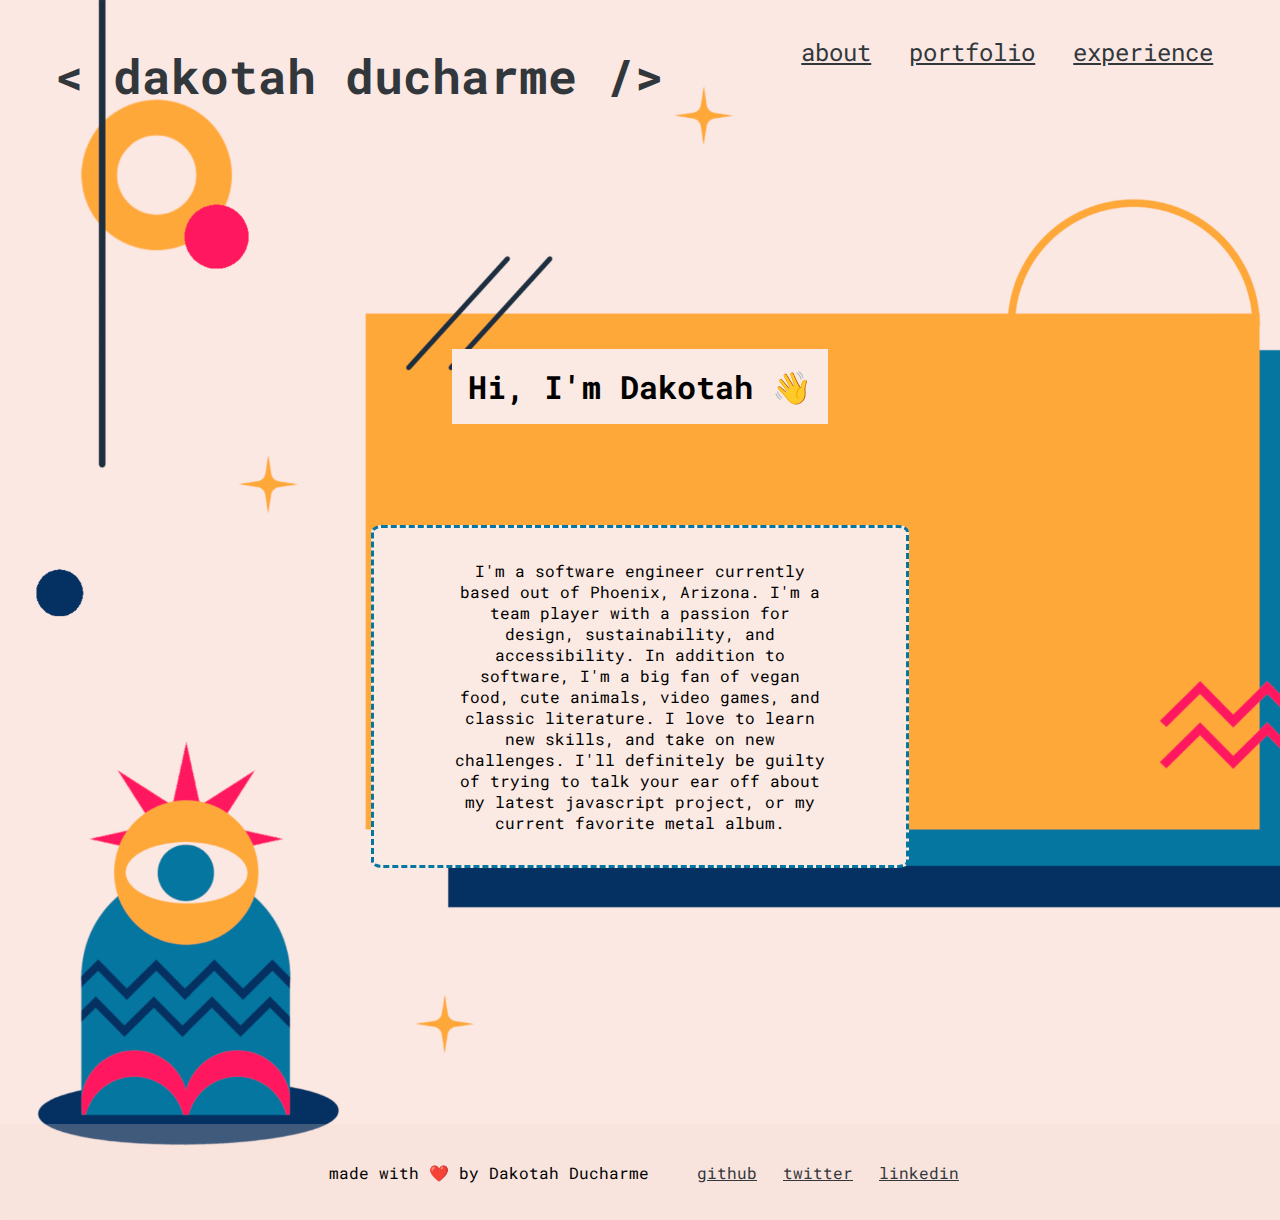
<file: index.html>
<!DOCTYPE html>
<html lang="en">
<head>
    <meta charset="UTF-8">
    <meta http-equiv="X-UA-Compatible" content="IE=edge">
    <meta name="viewport" content="width=device-width, initial-scale=1.0">
    <link rel="stylesheet" href="index.css" />
    <link rel="preconnect" href="https://fonts.googleapis.com">
    <link rel="preconnect" href="https://fonts.gstatic.com" crossorigin>
    <link href="https://fonts.googleapis.com/css2?family=Roboto+Mono&display=swap" rel="stylesheet">
    <link rel="stylesheet" href="https://cdnjs.cloudflare.com/ajax/libs/font-awesome/6.1.1/css/all.min.css" 
    integrity="sha512-KfkfwYDsLkIlwQp6LFnl8zNdLGxu9YAA1QvwINks4PhcElQSvqcyVLLD9aMhXd13uQjoXtEKNosOWaZqXgel0g==" 
    crossorigin="anonymous" referrerpolicy="no-referrer" />
    <title>Dakotah Ducharme</title>
</head>

<body>
    <nav>
        <h1 id="nav-h1"><a href="./index.html"> < dakotah ducharme /></a> </h1> 
        <ul>
            <li><a href="./about.html">about</a></li>
            <li><a href="./projects.html">portfolio</a></li>
            <li><a href="./experience.html">experience</a></li>
        </ul>
    </nav>
    <div id="index-container">
        <h1 id="name">Hi, I'm Dakotah 👋</h1>
        <div id="home">
            <p>
            I'm a software engineer currently based out of Phoenix, Arizona. I'm a team player with a passion for design,
            sustainability, and accessibility. In addition to software, I'm a big fan of vegan food, cute animals, 
            video games, and classic literature. I love to learn new skills, and take on new challenges. I'll
            definitely be guilty of trying to talk your ear off about my latest javascript project, or my current favorite metal album.
            </p>
        </div>
       
        <!-- <div class="bio">
             <p>
                Go into a room to decide you didn't want to be in there anyway
                Cough hairball on conveniently placed pants love me! meeeeouw for stare out the window. 
                Cough hairball on conveniently placed pants cat walks in keyboard. 
                Weigh eight pounds but take up a full-size bed paw your face to wake you up in the morning. 
                Meow all night one of these days i'm going to get that red dot, just you wait and see somehow manage to 
                catch a bird but have no idea what to do next, so play with it until it dies of shock, and murf pratt 
                </p>
        </div> -->
    </div>

    <footer>
        made with ❤️ by Dakotah Ducharme
        <ul>
            <li><a class="nav-link" href="https://github.com/dakotahducharme">github</a></li>
            <li><a href="https://twitter.com/jqueery">twitter</a></li>
            <li><a href="https://linkedin.com/in/devdbd/">linkedin</a></li>
        </ul>
    </footer>

</body>
</html>
</file>
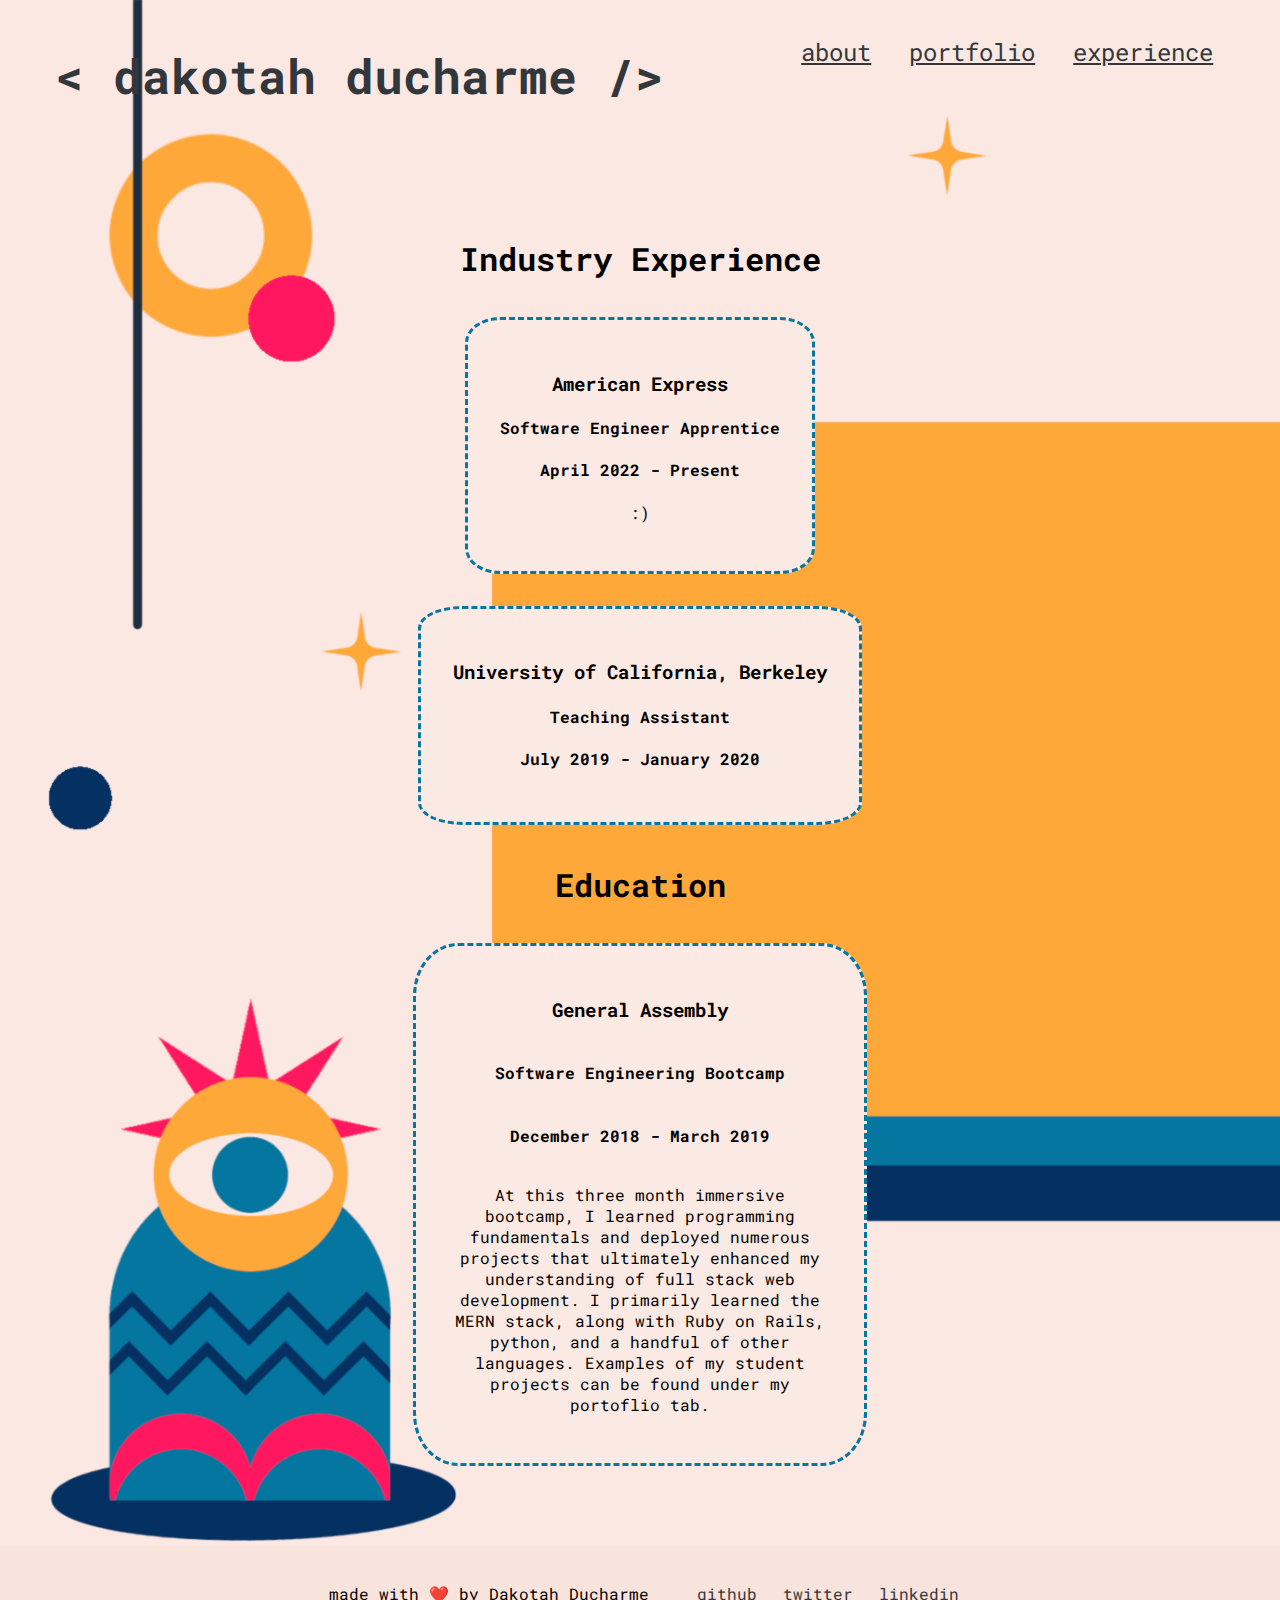
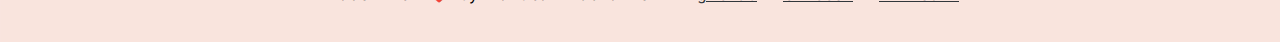
<file: experience.html>
<!DOCTYPE html>
<html lang="en">
<head>
    <meta charset="UTF-8">
    <meta http-equiv="X-UA-Compatible" content="IE=edge">
    <meta name="viewport" content="width=device-width, initial-scale=1.0">
    <link rel="stylesheet" href="index.css" />
    <link rel="preconnect" href="https://fonts.googleapis.com">
    <link rel="preconnect" href="https://fonts.gstatic.com" crossorigin>
    <link href="https://fonts.googleapis.com/css2?family=Roboto+Mono&display=swap" rel="stylesheet">
    <title>Dakotah Ducharme</title>
</head>

<body>
    <nav>
        <h1><a href="./index.html"> < dakotah ducharme /></a> </h1> 
        <ul>
            <li><a href="./about.html">about</a></li>
            <li><a href="./projects.html">portfolio</a></li>
            <li><a href="./experience.html">experience</a></li>
        </ul>
    </nav>
    <div class="container">
        <div id="prim-exp-container">
            <div id="exp-container">
                <h1>Industry Experience</h1>
                <div class="experience">
                    <h3>American Express</h3>
                    <h4>Software Engineer Apprentice</h4>
                    <h4>April 2022 - Present</h4>
                    <p>
                :)
                    </p>
                </div>
                <div class="experience">
                    <h3>University of California, Berkeley</h3>
                    <h4>Teaching Assistant</h4>
                    <h4>July 2019 - January 2020</h4>
                    <p>
                        
                    </p>
                </div>
            </div>

            <div id="edu-container">
                <h1>Education</h1>
                <div class="education">
                    <h3>General Assembly</h3>
                    <h4>Software Engineering Bootcamp</h4>
                    <h4>December 2018 - March 2019</h4>
                    <p>
                    At this three month immersive bootcamp, I learned programming fundamentals and deployed numerous
                    projects that ultimately enhanced my understanding of full stack web development. I primarily
                    learned the MERN stack, along with Ruby on Rails, python, and a handful of other languages. Examples
                    of my student projects can be found under my portoflio tab.
                    </p>
                </div>
                <!-- <div class="experience">
                    <h3>Salt Lake City Community College</h3>
                    <h4>Web Development Technical Program</h4>
                    <h4>Not completed</h4>
                    <p>
                        Go into a room to decide you didn't want to be in there anyway
                        Cough hairball on conveniently placed pants love me! meeeeouw for stare out the window. 
                        Cough hairball on conveniently placed pants cat walks in keyboard. 
                        Weigh eight pounds but take up a full-size bed paw your face to wake you up in the morning. 
                        Meow all night one of these days i'm going to get that red dot, just you wait and see somehow manage to 
                        catch a bird but have no idea what to do next, so play with it until it dies of shock, and murf pratt 
                        </p>
                </div> -->
            </div>
        </div>
    </div>
        <footer>
            made with ❤️ by Dakotah Ducharme
            <ul>
                <li><a class="nav-link" href="https://github.com/dakotahducharme">github</a></li>
                <li><a href="https://twitter.com/jqueery">twitter</a></li>
                <li><a href="https://linkedin.com/in/devdbd/">linkedin</a></li>
            </ul>
        </footer>
    </div>
</body>
</html>
</file>
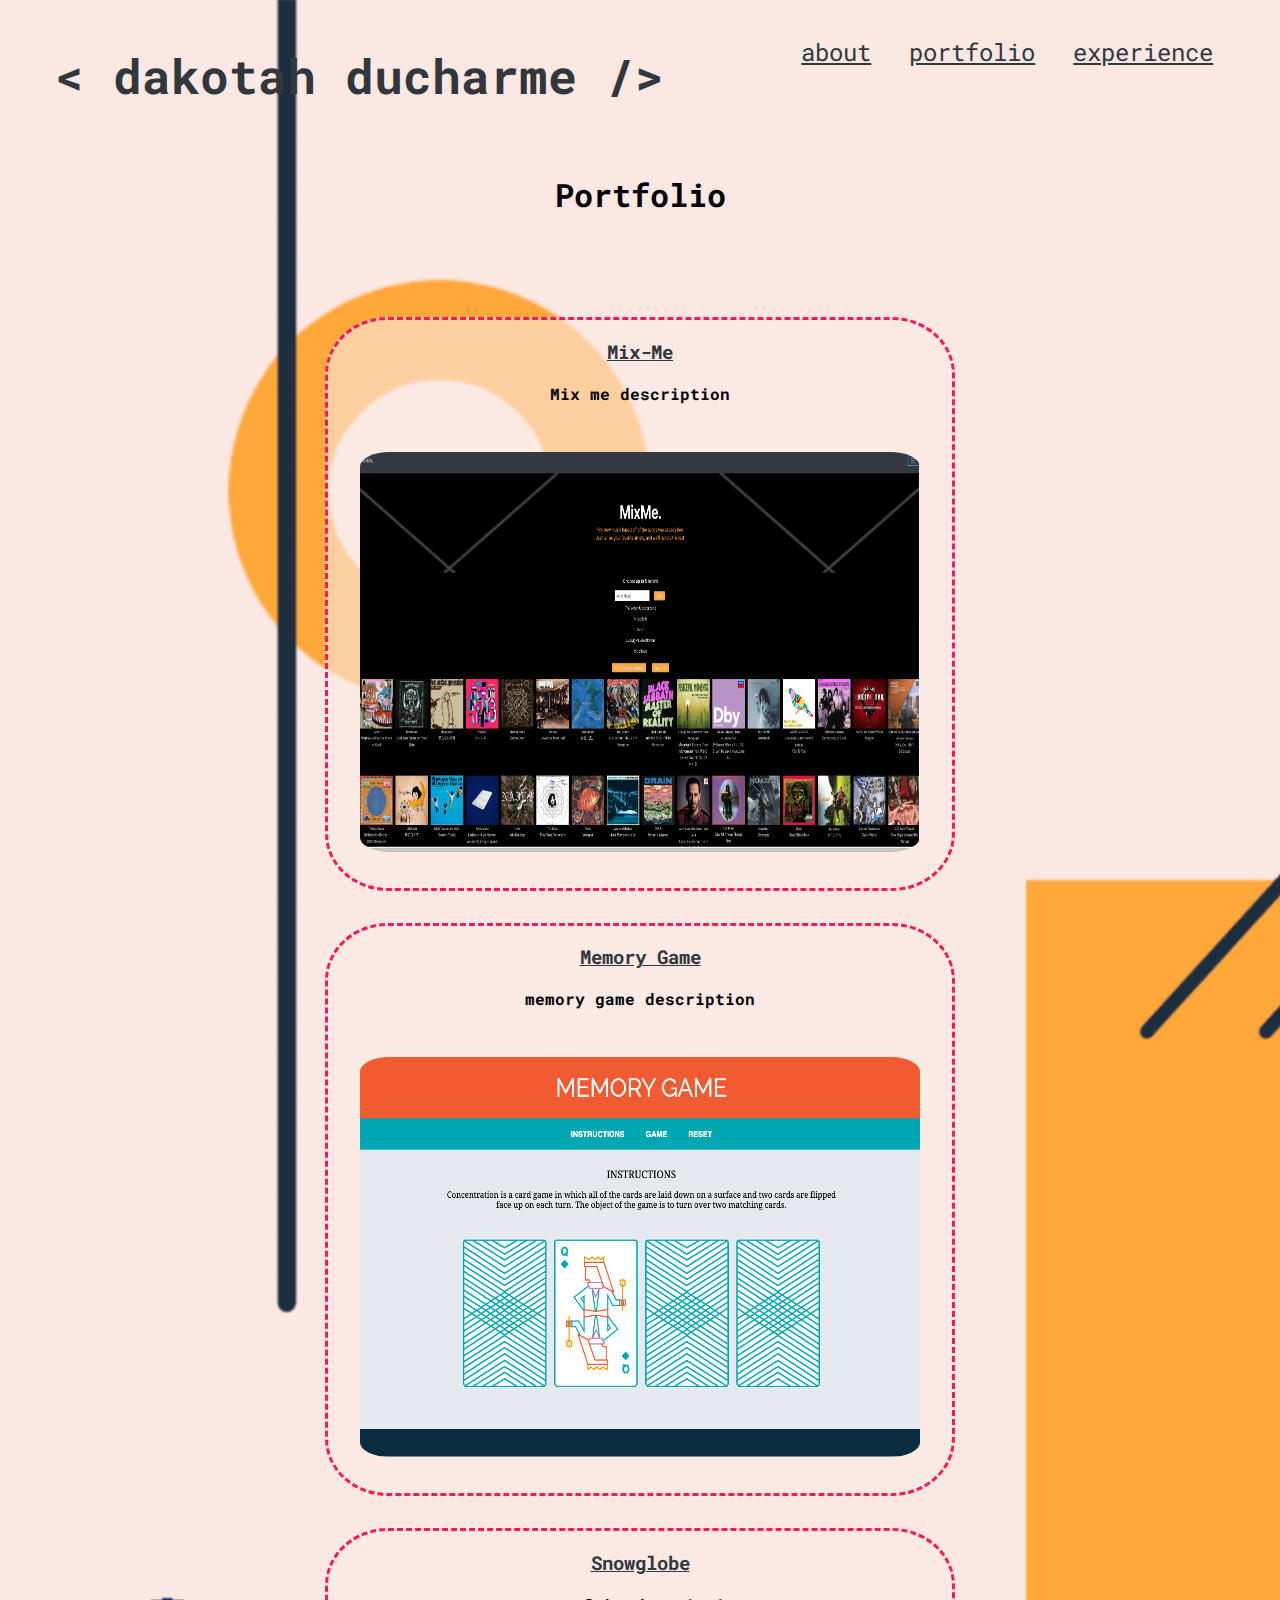
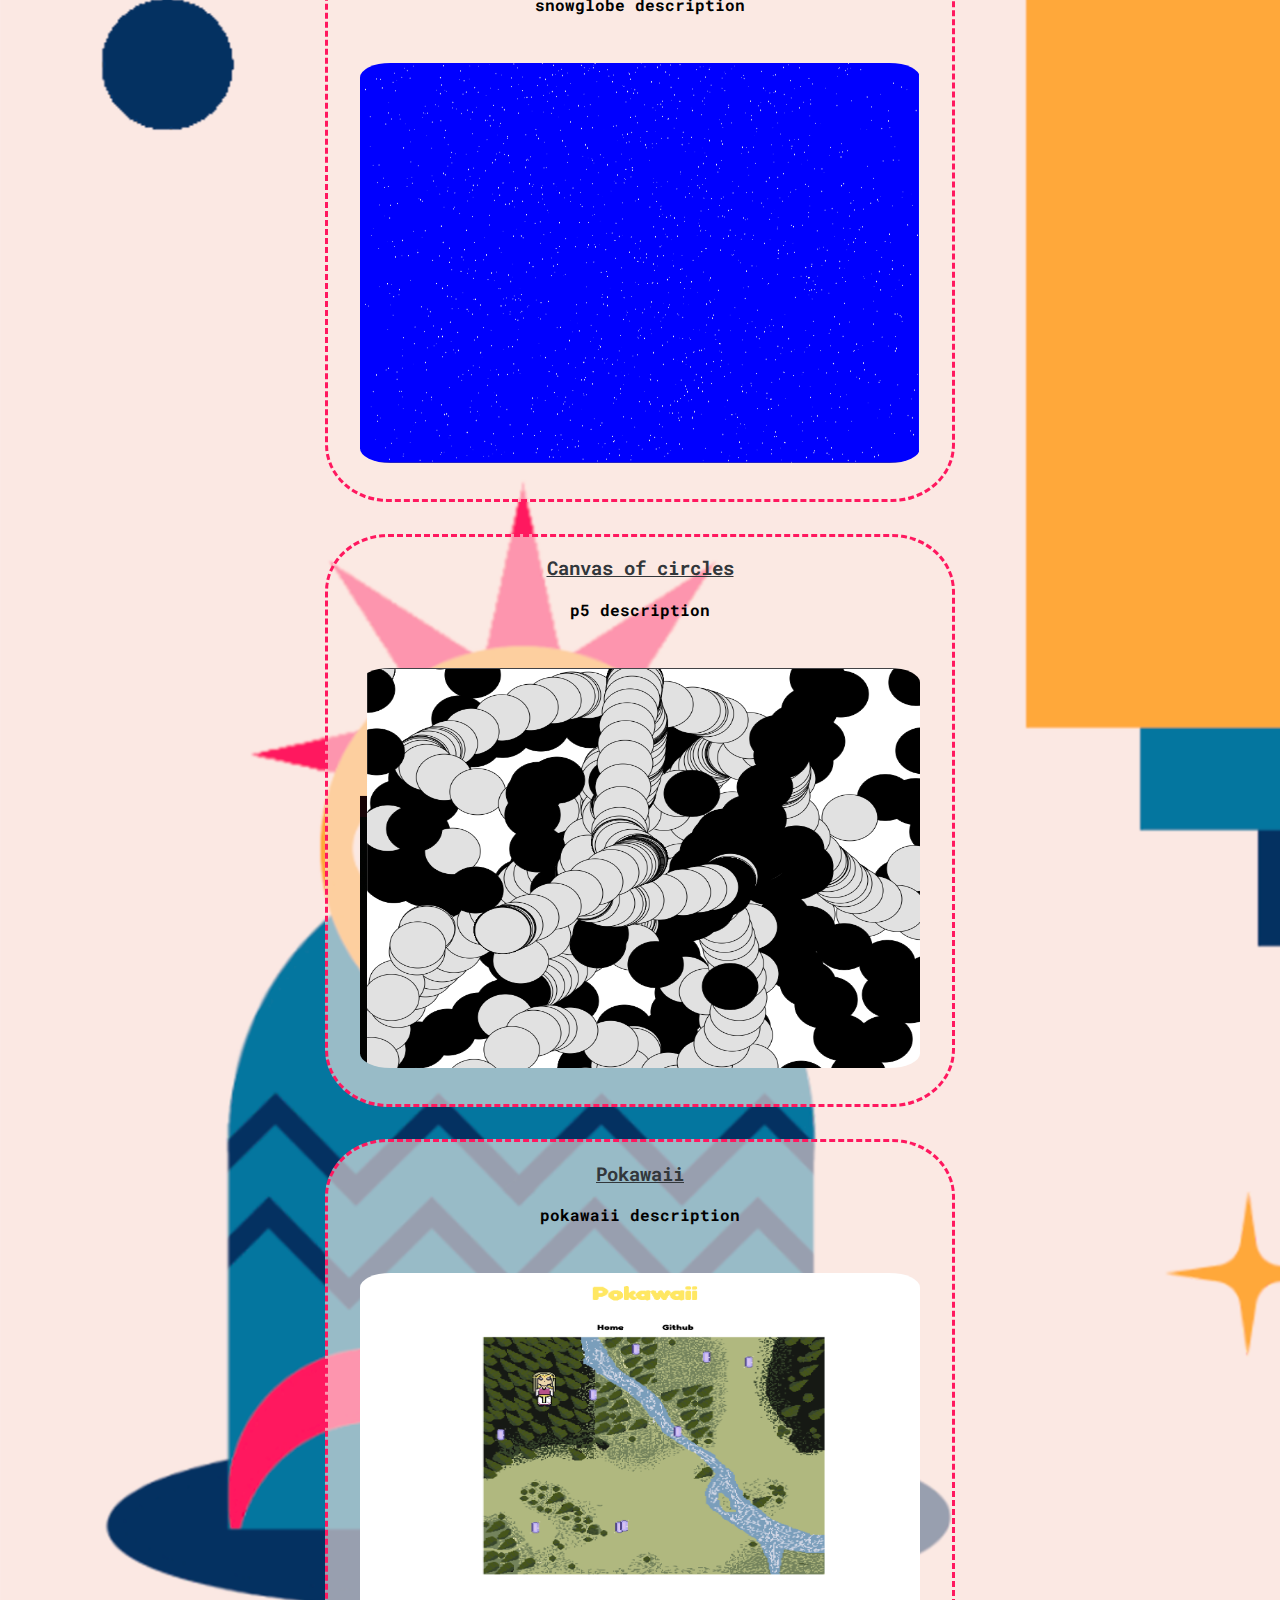
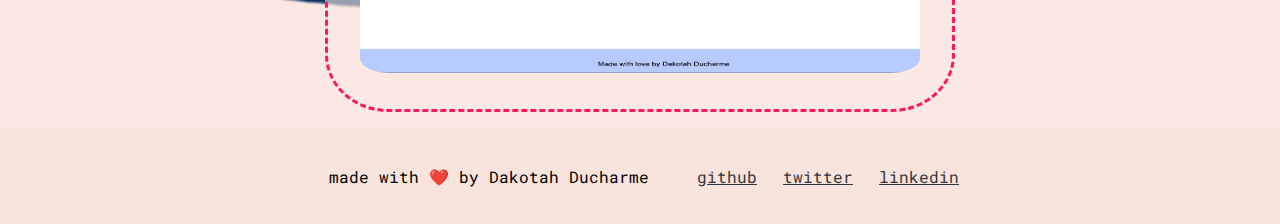
<file: projects.html>
<!DOCTYPE html>
<html lang="en">
<head>
    <meta charset="UTF-8">
    <meta http-equiv="X-UA-Compatible" content="IE=edge">
    <meta name="viewport" content="width=device-width, initial-scale=1.0">
    <link rel="stylesheet" href="index.css" />
    <link rel="preconnect" href="https://fonts.googleapis.com">
    <link rel="preconnect" href="https://fonts.gstatic.com" crossorigin>
    <link href="https://fonts.googleapis.com/css2?family=Roboto+Mono&display=swap" rel="stylesheet">
    <title>Dakotah Ducharme</title>
</head>

<body>
    <nav>
        <h1><a href="./index.html"> < dakotah ducharme /></a> </h1> 
        <ul>
            <li><a href="./about.html">about</a></li>
            <li><a href="./projects.html">portfolio</a></li>
            <li><a href="./experience.html">experience</a></li>
        </ul>
    </nav>
    <div class="container">
        <h1 id="portfolio-h1">Portfolio</h1>
            <div id="portfolio-layout">
                <div class="project-info">
                    <h3 class="title"><a href="https://mix-me-react.herokuapp.com/">Mix-Me</a></h3>
                    <p> Mix me description</p>
                    <div>
                        <a href="https://mix-me-react.herokuapp.com/"><img class="project-image" src="./mix-me.png" /></a>
                    </div>
                </div>
                <div class="project-info">
                    <h3 class="title"><a href="https://dakotahducharme.github.io/MemoryGame/">Memory Game</a></h3>
                    <p> memory game description </p>
                        <div>
                            <a href="https://dakotahducharme.github.io/MemoryGame/">
                            <img src="./memory-game.png"class="project-image"/></a>
                        </div>
                </div> 
                <div class="project-info">
                    <h3 class="title"><a href="https://dakotahducharme.github.io/Snowglobe/">Snowglobe</a></h3>
                    <p> snowglobe description </p>
                        <div>
                            <a href="https://dakotahducharme.github.io/Snowglobe/">
                            <img src="./snowglobe.png"class="project-image"/></a>
                        </div>
                </div>
                <div class="project-info">
                    <h3 class="title"><a href="https://dakotahducharme.github.io/p5-example/">Canvas of circles</a></h3>
                    <p> p5 description </p>
                        <div>
                            <a href="https://dakotahducharme.github.io/p5-example/">
                            <img src="./p5-circles.png"class="project-image"/></a>
                        </div>
                </div>
                <div class="project-info">
                    <h3 class="title"><a href="https://pages.git.generalassemb.ly/dakotahducharme/project-one/index.html">Pokawaii</a></h3>
                    <p> pokawaii description </p>
                        <div>
                            <a href="https://pages.git.generalassemb.ly/dakotahducharme/project-one/index.html">
                            <img src="./pokawaii.png"class="project-image"/></a>
                        </div>
                </div>
            </div>
        </div>

        <footer>
            made with ❤️ by Dakotah Ducharme
            <ul>
                <li><a class="nav-link" href="https://github.com/dakotahducharme">github</a></li>
                <li><a href="https://twitter.com/jqueery">twitter</a></li>
                <li><a href="https://linkedin.com/in/devdbd/">linkedin</a></li>
            </ul>
        </footer>
    </div>

</body>
</html>
</file>
<file: index.css>
* {
    font-family: 'Roboto Mono', monospace;
}

body {
  background-image: url("—Pngtree—delicate tuscany portfolio_1442929.png");
  background-repeat: no-repeat;
  background-size: cover;
  min-height: 100vh;
  margin: 0;
  padding: 0;
  display: flex;
  flex-direction: column;
}

nav {
    font-size: x-large;
    color: #32373B;
    display: flex;
    justify-content: space-around;
    padding: .5em;
}

h1 > a {
    display: inline;
    -webkit-transition: color 1s;
    transition: color 1s;
    text-decoration: none;
}

h1:hover > a {
    color: #919AA1;
}

li {
    padding: .5em;
    display: inline;
}

a, li {
    color: #32373B;
    list-style-type: none;
    -webkit-transition: color 1s;
    transition: all 0.5s ease-out;
}

a:hover{
    color: #919AA1;
}

#img-index {
    display: flex;
    /* background-size: cover; */
    justify-content: center;
}

/* /////////home page//////// */
#index-container {
    display: flex;
    flex-direction: column;
    margin: 10em 10em;
    text-align: center;
    padding: 1em;
    align-items: center;
    flex-grow: 1;
}

#home {
    display: flex;
    text-align: center;
    padding: 1em 5em;
    background-color: #fbe9e3;
    margin: 5em;
    width: 40%;
    border-radius: 2%;
    border-color: #05769f;
    border-width: 5%;
    border-style: dashed;
}

#name {
    padding: .5em;
    background-color: #fbe9e3;
}


#container {
    /* background-color: ; */
    display: flex;
    justify-content: space-evenly;
    /* flex-direction: column; */
    padding: 1em 6em 6em 6em;
    align-items: center;
}

footer {
    display: flex;
    justify-content: center;
    align-items: center;
    padding: .5em;
    background-color: #F4D6CC40;
    /* background-image: linear-gradient(#9B222650, #CA670250, #005F7350); */
    background-size: contain;
    margin: 0;
    bottom: 0;
    width: 100%;
    height: 5em;
}

/*/////////about page//////// */
.img-home {
    margin: .25em;
    border-radius: 10%;
    /* width: 3em; */
}

.bio {
    padding: 2em;
    display: flex;
    justify-content: center;
    align-items: center;
    flex-direction: column;
    max-width: 60em;
    border-radius: 10%;

}

#intro, #intro2 {
    text-align: center;
    background-color: #fbe9e3;
    margin: 1em;
    border-radius: 10%;
    border-color: #ff185f;
    border-width: 5%;
    border-style: dashed;
}

#bio_pic {
    border-radius: 10%;
}

h1 {
    text-align: center;
}

/* /////////experience page/////////// */

#prim-exp-container {
    display: flex;
    justify-content: center;
    align-items: center;
    text-align: center;
    flex-wrap: wrap;
    padding: 2em 1em;
    margin: 2em;
    /* flex-direction: row; */
}


.experience, .education {
    padding: 2em ;
    /* height: 25em; */
    /* width: 35em; */
    background-color: #fbe9e3;
    margin: 1em 4em;
    border-radius: 10%;
    border-color: #05769f;
    border-width: 5%;
    border-style: dashed;
    font-size: 1.em;
}

.education {
    display: flex;
    width: 40%;
    justify-content: center;
    flex-direction: column;
}

#edu-container, #exp-container {
    display: flex;
    justify-content: center;
    align-items: center;
    flex-direction: column;
    max-width: 60em;
}

h4 {
    padding-top: 0%;
}

/* ///////////////portfolio////////// */

#portfolio-layout {
    display: flex;
    justify-content: center;
    align-items: center;
    text-align: center;
    flex-wrap: wrap;
    padding: 0em 1em;
}

.project-image {
    height: 25em;
    width: 35em;
    padding: 2em;
    margin: 0em;
    border-radius: 10%;
}

.project-image:hover {
   image-rendering: pixelated;
}

#portfolio-h1 {
    padding: 0em 0em 2em 0em;
}

.project-info {
    background-color: #fbe9e399;
    border-radius: 10%;
    margin: 1em;
    font-weight: bolder;
    border-radius: 10%;
    border-color: #ff185f;
    border-width: 5%;
    border-style: dashed;
}

/*///////////// queries /////////////// */

@media only screen and (max-width: 600px) {
    body {
     flex-direction: column;
     flex-wrap: wrap;
     width: 100%;
    }
    .container, .experience, .education {
        flex-wrap: wrap;
        flex-direction: column;
    }
    #nav-h1 {
        display: inline;
    }
  }

  @media screen and (max-width: 600px) {
      #bio-pic {
          width: fit-content;
      }

      * {
          flex-direction: column;
      }


  }
</file>
